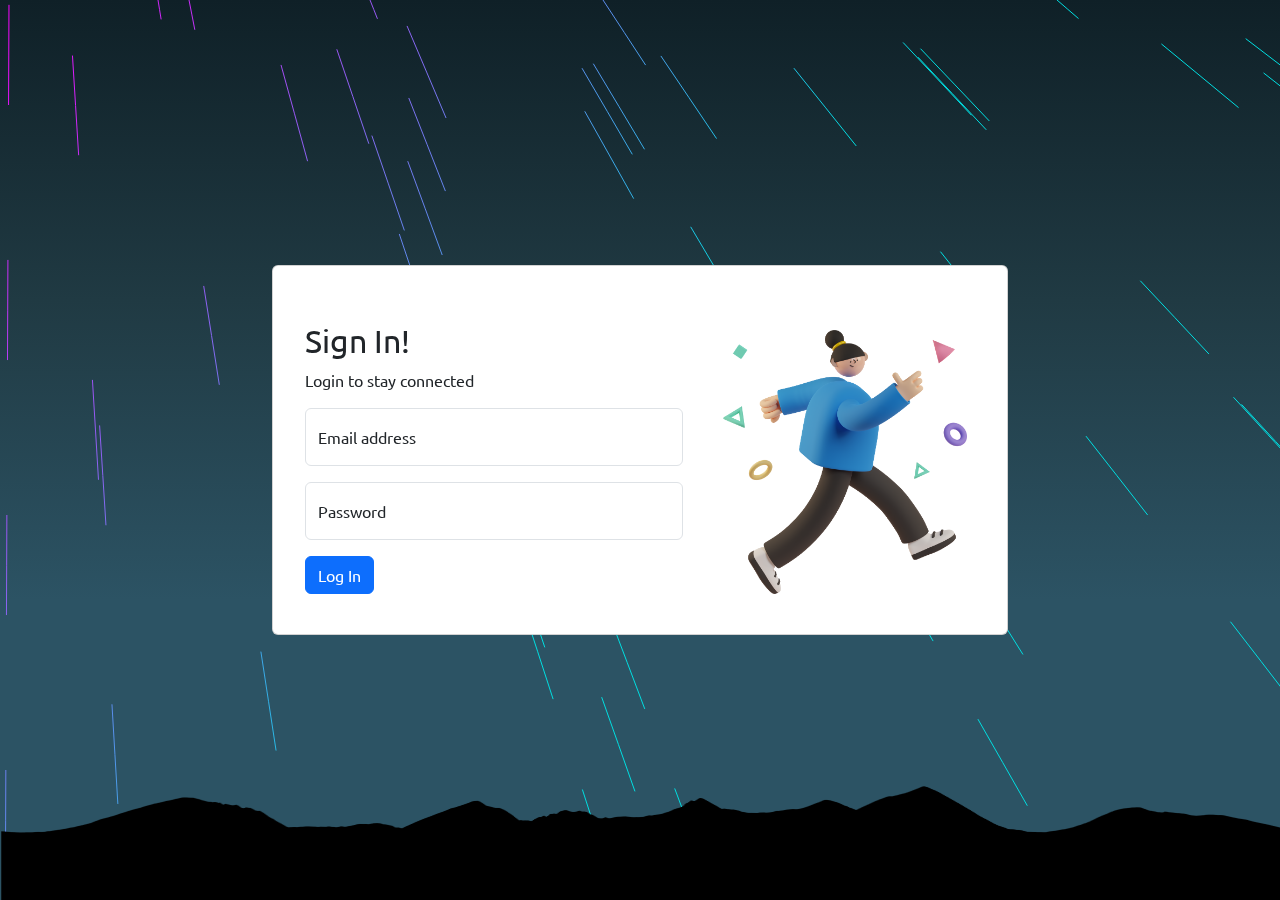
<file: index.html>
<!DOCTYPE html>
<html lang="en" data-bs-theme="">
<head>
    <meta charset="UTF-8">
    <meta name="viewport" content="width=device-width, initial-scale=1.0">
    <link rel="shortcut icon" href="images/favicon.ico" type="image/x-icon" />
    <link rel="stylesheet" href="resources/css/bootstrap.css">
    <link rel="stylesheet" href="resources/css/bootstrap.min.css">
    <link rel="stylesheet" href="assets/css/style.css">
    <title>HELEN CLASSIC - Sign In</title>
</head>
<body>
    <!-- Login -->
    <section id="hero">

        <canvas id="canvas"></canvas>
        <div class="wrapper">
            <div class="container">
                <div class="row align-items-center justify-content-center">
                    <div class="col-lg-8 ">
                        <div class="card pt-4">
                            <div class="card-body d-flex">
                                <div class="col-lg-7 col-md-12">
                                    <div class="p-3">
                                        <h2>Sign In!</h1>
                                        <p>Login to stay connected</p>
                                        <form action="" method="post">
                                            <div class="row">
                                                <div class="col-lg-12">
                                                    <div class="form-floating form-group mb-3">
                                                        <input type="email" class="form-control" id="floatingInput" placeholder="name@example.com">
                                                        <label for="floatingInput">Email address</label>
                                                      </div>
                                                </div>
                                                <div class="col-lg-12">
                                                    <div class="form-floating form-group mb-3">
                                                        <input type="password" class="form-control" id="floatingInput" placeholder="name@example.com">
                                                        <label for="floatingInput">Password</label>
                                                      </div>
                                                </div>
                                            </div>
                                                <a href="pages/dashboard.html" class="btn btn-primary">Log In</a>
                                        </form>
                                    </div>
                                </div>
                                <div class="col-lg-5 p-4 d-none d-lg-block">
                                    <img src="images/01.png" alt="login" class="img-fluid ">
                                </div>
                            </div>
                          </div>
                    </div>
                </div>
            </div>
        </div>
    </section>



    <!-- script JS -->
    <script src="resources/js/popper.js"></script>
    <script src="resources/js/bootstrap.min.js"></script>
    <script src="resources/js/starback.global.js"></script>
    <script>
    
        const starback = new Starback("#canvas", {
        width: document.body.clientWidth,
        height: document.body.clientHeight,
        type: 'line',
        speed: 5,
        frequency: 5,
        slope: { x: -1, y: 10 },
        directionX: 1,
        speed: 3,
        spread: -10,
        randomOpacity: true,
        backgroundColor: ['#0F2027', '#203A43', '#2C5364'],
        quantity: 30,
        });

        let mountain = new Image();
        mountain.src = 'images/mountain2.png';

        mountain.onload = () => {
        starback.addToFront((ctx) => {
            ctx.drawImage(
            mountain,
            0,
            0,
            mountain.width,
            mountain.height,
            0,
            canvas.height - mountain.height,
            canvas.width,
            mountain.height
            );
        });
        }
    
        
      </script>
    

</body>
</html>
</file>
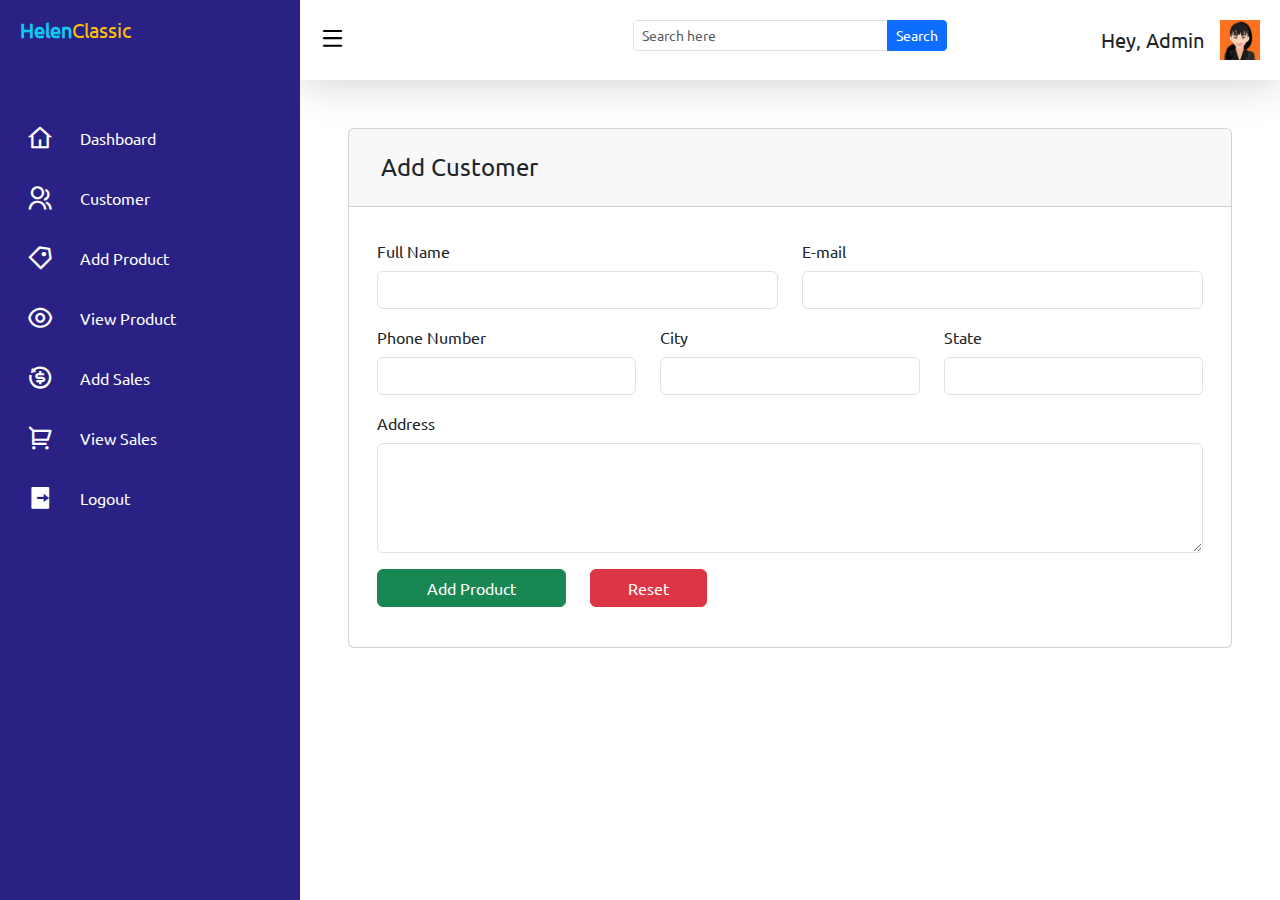
<file: pages/add_customer.html>
<!DOCTYPE html>
<html lang="en" data-bs-theme="">
<head>
    <meta charset="UTF-8">
    <meta name="viewport" content="width=device-width, initial-scale=1.0">
    <link rel="shortcut icon" href="../images/favicon.ico" type="image/x-icon" />
    <link rel="stylesheet" href="../resources/css/bootstrap.css">
    <link rel="stylesheet" href="../resources/css/bootstrap.min.css">
    <link rel="stylesheet" href="../resources/css/remixicon/remixicon.css">
    <link rel="stylesheet" href="../assets/css/style.css">
    <title>HELEN CLASSIC - Add Customer</title>
    
</head>
<body>

  <div class="main">
    
    <!-- =============== Navigation ================ -->
      <div class="sidebar">
  
       <!-- The logo and the name goes start here -->
       <ul>
        <li style="display: flex;">
          <a href="../pages/dashboard.html">
            <span class="h5 text-warning"><strong class="text-info">Helen</strong>Classic</span>
          </a>
        </li>
        <!-- The logo and the name goes end here -->
  
        <!-- Dashboard link -->
          <li>
            <a href="../pages/dashboard.html">
            <span class="icon">
              <i class="ri-home-4-line" ></i>
            </span>
            <span class="title">Dashboard</span>
          </a>
          </li>
        <!-- Dashboard link -->
        
        <!-- Customer link -->
        <li>
          <a href="../pages/customer.html">
            <span class="icon">
              <i class="ri-group-line"></i>
            </span>
            <span class="title">Customer</span> 
          </a>
        </li>

        <!-- Product link -->
        <li>
          <a href="../pages/add_product.html">
            <span class="icon">
              <i class="ri-price-tag-3-line"></i>
            </span>
            <span class="title">Add Product</span> 
          </a>
        </li>
        
        <li>
          <a href="../pages/view_product.html">
          <span class="icon">
            <i class="ri-eye-line"></i>
          </span>
          <span class="title">View Product</span> </a>
        </li>
            
        <!-- Product link -->
  
        <!-- Sales goes here -->
        <li>
          <a href="../pages/add_sale.html">
            <span class="icon">
              <i class="ri-refund-2-line"></i>
            </span>
            <span class="title">Add Sales</span> 
          </a>
        </li>

        <li>
          <a href="../pages/view_sales.html">
            <span class="icon">
              <i class="ri-shopping-cart-2-line"></i>
            </span>
            <span class="title">View Sales</span> 
          </a>
        </li>
         
        <li>
          <a href="../pages/logout.html">
            <span class="icon">
              <i class="ri-logout-box-r-fill" ></i>
            </span>
            <span class="title">Logout</span>
          </a>
        </li>
        <!-- Logout ends here -->
      
      </ul>
      
          
        
      </div>
    <!-- Navbar End here -->
  
    <!-- Main body start here -->
      <div class="main-body">
        <div class="container-fluid p-0 mb-5">

          <!-- Header  -->
          <div class="search d-flex justify-content-between">
            <!-- search box -->
            <div class="col">
              <span class="icon">
                <i class="ri-menu-line toggle"  style="font-size: 25px;"></i>
              </span>
            </div>
            <div class="search-box col-md-4">
              <form action="post">
                <div class="input-group input-group-sm">
                  <input type="text" class="form-control" aria-label="Sizing example input" aria-describedby="inputGroup-sizing-sm" placeholder="Search here">
                  <input type="submit" class="input-group-text btn btn-primary" id="inputGroup-sizing-sm" value="Search">
                </div> 
              </form>
              
            </div>
            <!-- search box -->

            <!-- User details -->
            <div class="user-details col-md-4 d-flex justify-content-end align-items-center">
              <h5 class="m-0 d-flex align-items-center">Hey, Admin</h5>
              <img src="../images/02.jpg" alt="user" width="40px" height="auto" class="ms-3">
            </div>
            <!-- User details -->
          </div>
          <!-- Header  -->
        </div>

        <div class="container-fluid px-5">
            <div class="card">
                <div class="card-header">
                    <p class="card-title h4 m-0 p-3">Add Customer</p>
                </div>

                <div class="card-body mt-3">
                    <form action="" method="post" class="row m-0 g-2 needs-validation" novalidate>
                
                            <div class="row p-0 m-0 mb-3">
                                    <div class="col-md-6">
                                      <label class="form-label mb-2" for="validationCustom01">Full Name</label>
                                      <input type="text" class="form-control" id="validationCustom01" required>
                                      <div class="invalid-feedback">
                                          Please check your input and input correct details.
                                        </div>
                                        <div class="valid-feedback">
                                          Looks good!
                                        </div>
                                    </div>
    
                                    <div class="col-md-6 ">
                                        <label class="form-label mb-2" for="validationCustom02">E-mail</label>
                                      <input type="email" class="form-control" id="validationCustom02" required>
                                      <div class="invalid-feedback">
                                          Please check your input and input correct details.
                                        </div>
                                        <div class="valid-feedback">
                                          Looks good!
                                        </div>
                                    </div>
                                    
                                
                            </div>
    
                            <div class="row p-0 m-0 mb-3">
                                <div class="col-md-4">
                                    <label class="form-label mb-2" for="validationCustom03">Phone Number</label>
                                  <input type="nummber" class="form-control" id="validationCustom03" required>
                                  <div class="invalid-feedback">
                                      Please check your input and input correct details.
                                    </div>
                                    <div class="valid-feedback">
                                      Looks good!
                                    </div>
                                </div>
    
                                <div class="col-md-4">
                                    <label class="form-label mb-2" for="validationCustom04">City</label>
                                  <input type="text" class="form-control" id="validationCustom04" required>
                                  <div class="invalid-feedback">
                                      Please check your input and input correct details.
                                    </div>
                                    <div class="valid-feedback">
                                      Looks good!
                                    </div>
                                </div>
    
                                <div class="col-md-4">
                                    <label class="form-label mb-2" for="validationCustom05">State</label>
                                  <input type="text" class="form-control" id="validationCustom05" required>
                                  <div class="invalid-feedback">
                                      Please check your input and input correct details.
                                    </div>
                                    <div class="valid-feedback">
                                      Looks good!
                                    </div>
                                </div>
                                
                            
                            </div>

                            <div class="row p-0 m-0 mb-3">
                            <div class="col">
                              <label class="form-label mb-2" for="validationCustom06">Address</label>
                              <textarea class="form-control" id="validationCustom06" rows="4" required></textarea>
                              <div class="invalid-feedback">
                                  Please check your input and input correct details.
                                </div>
                                <div class="valid-feedback">
                                  Looks good!
                                </div>
                            </div>
                            </div>
                              
                            <div class="row p-0 m-0 mb-3">
                              <div class="col-md-3 col-sm-6 mb-2">
                                <input type="submit" value="Add Product" name="addProduct" class="btn btn-success w-100">
                              </div>
                              <div class="col-md-2 col-sm-6 mb-2">
                                <input type="submit" value="Reset" name="addProduct" class="btn btn-danger w-100">
                              </div>
                            </div>
                        
                        
                </form>
                </div>
                
            </div>
            <div class="mt-4">
                
                   
                    
                </div>
            </div>
        </div>
      </div>

  <script src="../resources/js/jquery.js"></script>
  <script src="../resources/js/popper.js"></script>
  <script src="../resources/js/bootstrap.min.js"></script>
  <script src="../resources/js/chart.umd.js"></script>
  <script src="../resources/js/custom-chart.js"></script>
  <script src="../assets/js/script.js"></script>
  <script>
    
  </script>
 
</body>
</html>
</file>
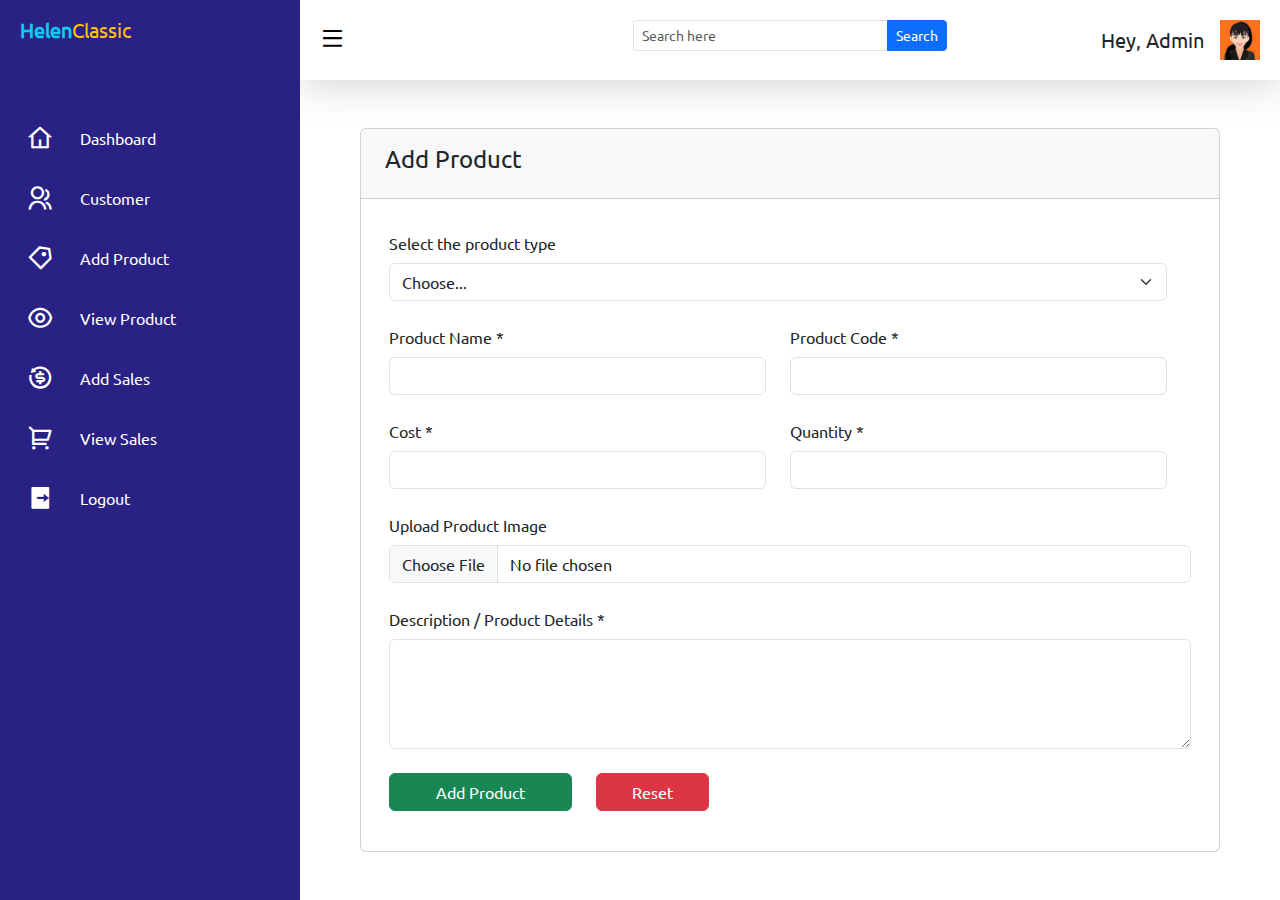
<file: pages/add_product.html>
<!DOCTYPE html>
<html lang="en" data-bs-theme="">
<head>
    <meta charset="UTF-8">
    <meta name="viewport" content="width=device-width, initial-scale=1.0">
    <link rel="shortcut icon" href="../images/favicon.ico" type="image/x-icon" />
    <link rel="stylesheet" href="../resources/css/bootstrap.css">
    <link rel="stylesheet" href="../resources/css/bootstrap.min.css">
    <link rel="stylesheet" href="../resources/css/remixicon/remixicon.css">
    <link rel="stylesheet" href="../assets/css/style.css">
    <title>HELEN CLASSIC - Add Product</title>
    
</head>
<body>

  <div class="main">
    
    <!-- =============== Navigation ================ -->
      <div class="sidebar">
  
       <!-- The logo and the name goes start here -->
       <ul>
        <li style="display: flex;">
          <a href="../pages/dashboard.html">
            <span class="h5 text-warning"><strong class="text-info">Helen</strong>Classic</span>
          </a>
        </li>
        <!-- The logo and the name goes end here -->
  
        <!-- Dashboard link -->
          <li>
            <a href="../pages/dashboard.html">
            <span class="icon">
              <i class="ri-home-4-line" ></i>
            </span>
            <span class="title">Dashboard</span>
          </a>
          </li>
        <!-- Dashboard link -->
        
        <!-- Customer link -->
        <li>
          <a href="../pages/customer.html">
            <span class="icon">
              <i class="ri-group-line"></i>
            </span>
            <span class="title">Customer</span> 
          </a>
        </li>

        <!-- Product link -->
        <li>
          <a href="../pages/add_product.html">
            <span class="icon">
              <i class="ri-price-tag-3-line"></i>
            </span>
            <span class="title">Add Product</span> 
          </a>
        </li>
        
        <li>
          <a href="../pages/view_product.html">
          <span class="icon">
            <i class="ri-eye-line"></i>
          </span>
          <span class="title">View Product</span> </a>
        </li>
            
        <!-- Product link -->
  
        <!-- Sales goes here -->
        <li>
          <a href="../pages/add_sale.html">
            <span class="icon">
              <i class="ri-refund-2-line"></i>
            </span>
            <span class="title">Add Sales</span> 
          </a>
        </li>

        <li>
          <a href="../pages/view_sales.html">
            <span class="icon">
              <i class="ri-shopping-cart-2-line"></i>
            </span>
            <span class="title">View Sales</span> 
          </a>
        </li>
         
        <li>
          <a href="../pages/logout.html">
            <span class="icon">
              <i class="ri-logout-box-r-fill" ></i>
            </span>
            <span class="title">Logout</span>
          </a>
        </li>
        <!-- Logout ends here -->
      
      </ul>
      
          
        
      </div>
    <!-- Navbar End here -->
  
    <!-- Main body start here -->
      <div class="main-body">
        <div class="container-fluid p-0">

          <!-- Header  -->
          <div class=" search  d-flex justify-content-between">
            <!-- search box -->
            <div class="col">
              <span class="icon">
                <i class="ri-menu-line toggle"  style="font-size: 25px;"></i>
              </span>
            </div>
            <div class="search-box col-md-4">
              <form action="post">
                <div class="input-group input-group-sm">
                  <input type="text" class="form-control" aria-label="Sizing example input" aria-describedby="inputGroup-sizing-sm" placeholder="Search here">
                  <input type="submit" class="input-group-text btn btn-primary" id="inputGroup-sizing-sm" value="Search">
                </div> 
              </form>
              
            </div>
            <!-- search box -->

            <!-- User details -->
            <div class="user-details col-md-4 d-flex justify-content-end align-items-center">
              <h5 class="m-0 d-flex align-items-center">Hey, Admin</h5>
              <img src="../images/02.jpg" alt="user" width="40px" height="auto" class="ms-3">
            </div>
            <!-- User details -->
          </div>
          <!-- Header  -->
        </div>

        <div class="container-fluid">
            <div class="card m-5">
                <div class="card-header">
                    <div class="header-title p-2">
                        <h4 class="card-title">Add Product</h4>
                    </div>
                </div>
                <div class="card-body mt-3">
                    <form action="" method="post" class="row m-0 g-2 needs-validation" novalidate>
                        <div class="row mb-3">
                          <div class="col mb-2">
                            <label for="validationCustom01" class="mb-2">Select the product type</label>
                            <select class="form-select" id="validationCustom01" required>
                              <option selected disabled value="">Choose...</option>
                              <option value="1">Bags</option>
                              <option value="2">Shoe</option>
                              <option value="3">Utensils</option>
                              <option value="3">Others</option>
                            </select>
                              <div class="invalid-feedback">
                                  Please check your input and input correct details.
                                </div>
                                <div class="valid-feedback">
                                  Looks good!
                                </div>
                            </div>

                        </div>

                        <div class="row mb-3">
                          <div class="col-md-6 mb-2">
                            <label class="form-label mb-2" for="validationCustom01">Product Name *</label>
                            <input type="text" class="form-control" id="validationCustom01" required>
                              <div class="invalid-feedback">
                                Please check your input and input correct details.
                              </div>
                              <div class="valid-feedback">
                                Looks good!
                              </div>
                          </div>

                          <div class="col-md-6 mb-2">
                            <label class="form-label mb-2" for="validationCustom01">Product Code *</label>
                            <input type="text" class="form-control" id="validationCustom01" required>
                              <div class="invalid-feedback">
                                Please check your input and input correct details.
                              </div>
                              <div class="valid-feedback">
                                Looks good!
                              </div>
                          </div>

                        </div>

                        <div class="row mb-3">
                          <div class="col-md-6 mb-2">
                            <label class="form-label mb-2" for="validationCustom01">Cost *</label>
                            <input type="number" class="form-control" id="validationCustom01" required>
                              <div class="invalid-feedback">
                                Please check your input and input correct details.
                              </div>
                              <div class="valid-feedback">
                                Looks good!
                              </div>
                          </div>

                          <div class="col-md-6 mb-2">
                            <label class="form-label mb-2" for="validationCustom01">Quantity *</label>
                            <input type="number" class="form-control" id="validationCustom01" required>
                              <div class="invalid-feedback">
                                Please check your input and input correct details.
                              </div>
                              <div class="valid-feedback">
                                Looks good!
                              </div>
                          </div>

                        </div>

                        <div class="row p-0 m-0 mb-3">
                          <div class="co mb-2">
                            <label class="form-label mb-2" for="inputGroupFile02">Upload Product Image</label>   
                            <input type="file" class="form-control" id="inputGroupFile02" required>
                          </div>
                        </div> 

                        <div class="row p-0 m-0 mb-3">
                          <div class="col mb-2">
                            <label class="form-label mb-2" for="validationCustom06">Description / Product Details *</label>
                            <textarea class="form-control" id="validationCustom06" rows="4" required></textarea>
                            <div class="invalid-feedback">
                                Please check your input and input correct details.
                              </div>
                              <div class="valid-feedback">
                                Looks good!
                              </div>
                          </div>
                        </div>

                                               
                        
                        <div class="row p-0 m-0 mb-3">
                          <div class="col-md-3 col-sm-6 mb-2">
                            <input type="submit" value="Add Product" name="addProduct" class="btn btn-success w-100">
                          </div>
                          <div class="col-md-2 col-sm-6 mb-2">
                            <input type="submit" value="Reset" name="addProduct" class="btn btn-danger w-100">
                          </div>
                        </div>

                      


                          
                    </form>
                    
                </div>
            </div>
        </div>
      </div>

  <script src="../resources/js/jquery.js"></script>
  <script src="../resources/js/popper.js"></script>
  <script src="../resources/js/bootstrap.min.js"></script>
  <script src="../resources/js/chart.umd.js"></script>
  <script src="../resources/js/custom-chart.js"></script>
  <script src="../assets/js/script.js"></script>
  <script>
    
  </script>
 
</body>
</html>
</file>
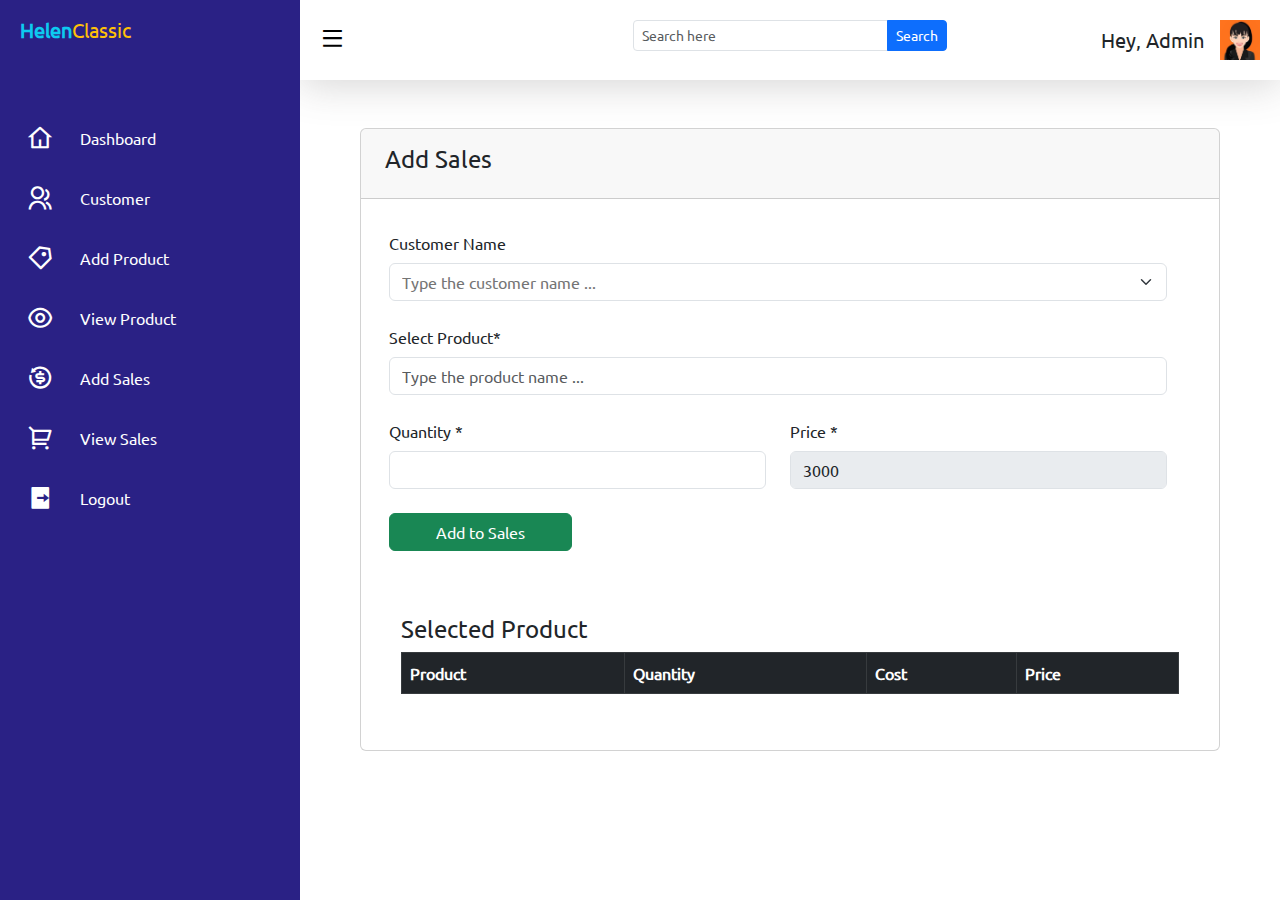
<file: pages/add_sale.html>
<!DOCTYPE html>
<html lang="en" data-bs-theme="">
<head>
    <meta charset="UTF-8">
    <meta name="viewport" content="width=device-width, initial-scale=1.0">
    <link rel="shortcut icon" href="../images/favicon.ico" type="image/x-icon" />
    <link rel="stylesheet" href="../resources/css/bootstrap.css">
    <link rel="stylesheet" href="../resources/css/bootstrap.min.css">
    <link rel="stylesheet" href="../resources/css/remixicon/remixicon.css">
    <link rel="stylesheet" href="../assets/css/style.css">
    <title>HELEN CLASSIC - Add Sales</title>
    
</head>
<body>

  <div class="main">
    
    <!-- =============== Navigation ================ -->
      <div class="sidebar">
  
       <!-- The logo and the name goes start here -->
       <ul>
        <li style="display: flex;">
          <a href="../pages/dashboard.html">
            <span class="h5 text-warning"><strong class="text-info">Helen</strong>Classic</span>
          </a>
        </li>
        <!-- The logo and the name goes end here -->
  
        <!-- Dashboard link -->
          <li>
            <a href="../pages/dashboard.html">
            <span class="icon">
              <i class="ri-home-4-line" ></i>
            </span>
            <span class="title">Dashboard</span>
          </a>
          </li>
        <!-- Dashboard link -->
        
        <!-- Customer link -->
        <li>
          <a href="../pages/customer.html">
            <span class="icon">
              <i class="ri-group-line"></i>
            </span>
            <span class="title">Customer</span> 
          </a>
        </li>

        <!-- Product link -->
        <li>
          <a href="../pages/add_product.html">
            <span class="icon">
              <i class="ri-price-tag-3-line"></i>
            </span>
            <span class="title">Add Product</span> 
          </a>
        </li>
        
        <li>
          <a href="../pages/view_product.html">
          <span class="icon">
            <i class="ri-eye-line"></i>
          </span>
          <span class="title">View Product</span> </a>
        </li>
            
        <!-- Product link -->
  
        <!-- Sales goes here -->
        <li>
          <a href="../pages/add_sale.html">
            <span class="icon">
              <i class="ri-refund-2-line"></i>
            </span>
            <span class="title">Add Sales</span> 
          </a>
        </li>

        <li>
          <a href="../pages/view_sales.html">
            <span class="icon">
              <i class="ri-shopping-cart-2-line"></i>
            </span>
            <span class="title">View Sales</span> 
          </a>
        </li>
         
        <li>
          <a href="../pages/logout.html">
            <span class="icon">
              <i class="ri-logout-box-r-fill" ></i>
            </span>
            <span class="title">Logout</span>
          </a>
        </li>
        <!-- Logout ends here -->
      
      </ul>
      
          
        
      </div>
    <!-- Navbar End here -->
  
    <!-- Main body start here -->
      <div class="main-body">
        <div class="container-fluid p-0">

          <!-- Header  -->
          <div class=" search  d-flex justify-content-between">
            <!-- search box -->
            <div class="col">
              <span class="icon">
                <i class="ri-menu-line toggle"  style="font-size: 25px;"></i>
              </span>
            </div>
            <div class="search-box col-md-4">
              <form action="post">
                <div class="input-group input-group-sm">
                  <input type="text" class="form-control" aria-label="Sizing example input" aria-describedby="inputGroup-sizing-sm" placeholder="Search here">
                  <input type="submit" class="input-group-text btn btn-primary" id="inputGroup-sizing-sm" value="Search">
                </div> 
              </form>
              
            </div>
            <!-- search box -->

            <!-- User details -->
            <div class="user-details col-md-4 d-flex justify-content-end align-items-center">
              <h5 class="m-0 d-flex align-items-center">Hey, Admin</h5>
              <img src="../images/02.jpg" alt="user" width="40px" height="auto" class="ms-3">
            </div>
            <!-- User details -->
          </div>
          <!-- Header  -->
        </div>

        <div class="container-fluid">
            <div class="card m-5">
                <div class="card-header">
                    <div class="header-title p-2">
                        <h4 class="card-title">Add Sales</h4>
                    </div>
                </div>
                <div class="card-body mt-3">
                    <form action="" method="post" class="row m-0 g-2 needs-validation" novalidate>
                        <div class="row mb-3">
                          <div class="col mb-2">
                            <label for="customername" class="mb-2 form-label">Customer Name</label>
                            <input class="form-select" list="op_customer_name" id="customername" placeholder="Type the customer name ..." autocomplete="off" required>
                              <datalist id="op_customer_name">  
                                <option value="Yusuf">
                                <option value="Ayo">
                              </datalist>
                              <div class="invalid-feedback">
                                  Please check your input and input correct details.
                                </div>
                                <div class="valid-feedback">
                                  Looks good!
                                </div>
                            </div>

                        </div>

                        <div class="row mb-3">
                          <div class="col mb-2">
                            <label class="form-label mb-2" for="select_product">Select Product*</label>
                            <input type="text" list="op_product_name" class="form-control" id="select_product" placeholder="Type the product name ..." autocomplete="off" required>
                              <datalist id="op_product_name">  
                                <option value="G0C300 - Gucci Bag">
                                <option value="WR-12 - Wrist Watch">
                              </datalist>
                              <div class="invalid-feedback">
                                Please check your input and input correct details.
                              </div>
                              <div class="valid-feedback">
                                Looks good!
                              </div>
                          </div>
                        </div>

                        <div class="row mb-3">
                          <div class="col-md-6 mb-2">
                            <label class="form-label mb-2" for="sales_quantity">Quantity *</label>
                            <input type="number" class="form-control" id="sales_quantity" required>
                              <div class="invalid-feedback">
                                Please check your input and input correct details.
                              </div>
                              <div class="valid-feedback">
                                Looks good!
                              </div>
                          </div>

                          <div class="col-md-6 mb-2">
                            <label class="form-label mb-2" for="sales_price">Price *</label>
                            <input type="number" class="form-control" id="sales_price" value="3000" disabled>
                          </div>
                        </div>

                        <div class="row p-0 m-0 mb-3">
                          <div class="col-md-3 col-sm-6 mb-2">
                            <button type="button" onclick="addToSales()" class="btn btn-success w-100">Add to Sales </button>
                          </div>
                          <div class="col-md-3 col-sm-6 mb-2">
                            <!-- <input type="submit" value="Add Product" name="addProduct" class="btn btn-success w-100"> -->
                          </div>
                        </div>

                      <div class="p-4 mt-3">
                        <h4 class="card-title">Selected Product</h4>
                        <table id="salesTable" class="table table-hover table-bordered">
                          <thead class="table-dark">
                              <tr>
                                  <th>Product</th>
                                  <th>Quantity</th>
                                  <th>Cost</th>
                                  <th>Price</th>
                              </tr>
                          </thead>
                          <tbody id="salesTableBody">
                              <!-- Display selected products here -->
                          </tbody>
                      </table>
                      </div>


                          
                    </form>
                    
                </div>
            </div>
        </div>
      </div>

  <script src="../resources/js/jquery.js"></script>
  <script src="../resources/js/popper.js"></script>
  <script src="../resources/js/bootstrap.min.js"></script>
  <script src="../resources/js/chart.umd.js"></script>
  <script src="../resources/js/custom-chart.js"></script>
  <script src="../assets/js/script.js"></script>
  <script>
    
  </script>
 
</body>
</html>
</file>
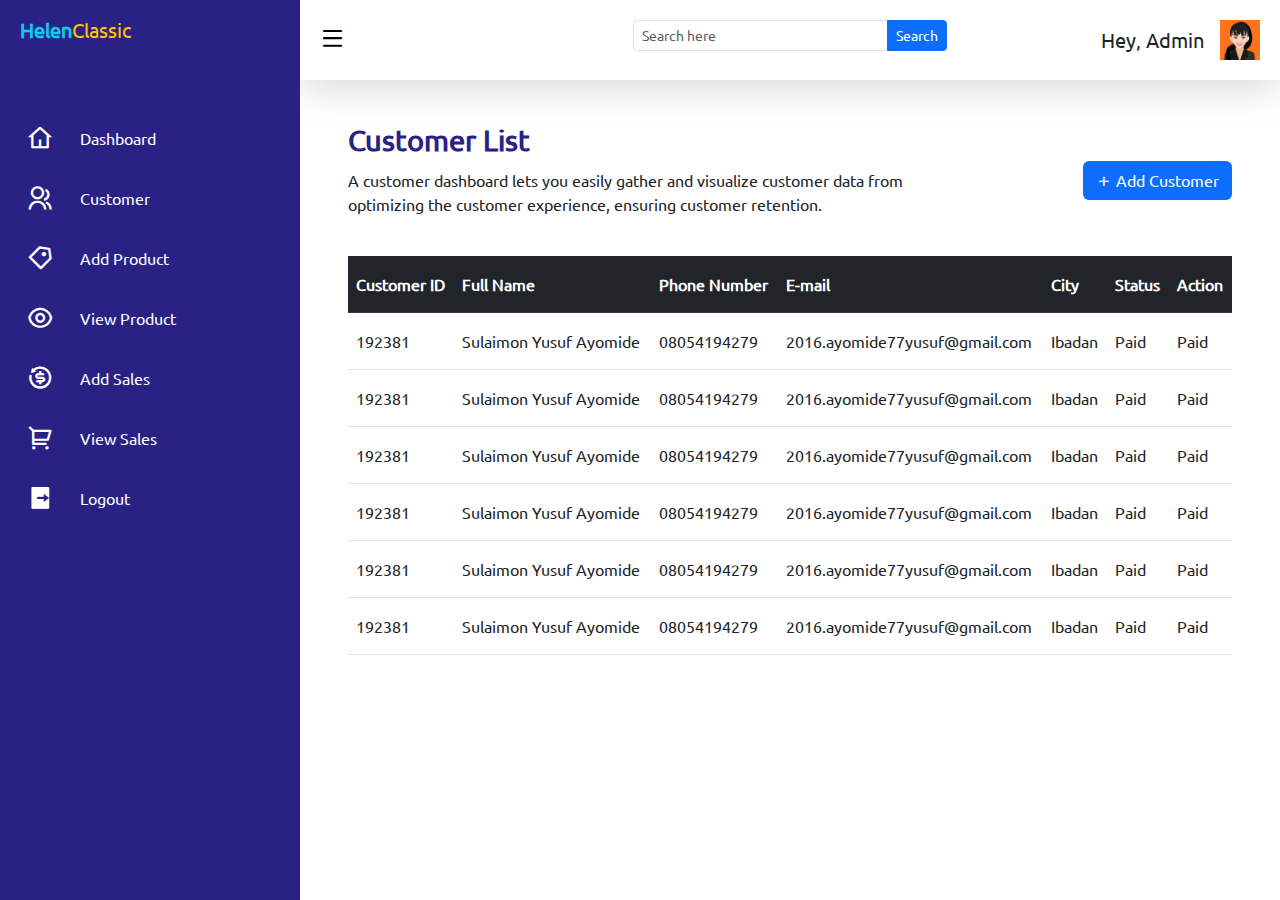
<file: pages/customer.html>
<!DOCTYPE html>
<html lang="en" data-bs-theme="">
<head>
    <meta charset="UTF-8">
    <meta name="viewport" content="width=device-width, initial-scale=1.0">
    <link rel="shortcut icon" href="../images/favicon.ico" type="image/x-icon" />
    <link rel="stylesheet" href="../resources/css/bootstrap.css">
    <link rel="stylesheet" href="../resources/css/bootstrap.min.css">
    <link rel="stylesheet" href="../resources/css/remixicon/remixicon.css">
    <link rel="stylesheet" href="../assets/css/style.css">
    <title>HELEN CLASSIC - Customer</title>
    
</head>
<body>

  <div class="main">
    
    <!-- =============== Navigation ================ -->
      <div class="sidebar">
  
       <!-- The logo and the name goes start here -->
       <ul>
        <li style="display: flex;">
          <a href="../pages/dashboard.html">
            <span class="h5 text-warning"><strong class="text-info">Helen</strong>Classic</span>
          </a>
        </li>
        <!-- The logo and the name goes end here -->
  
        <!-- Dashboard link -->
          <li>
            <a href="../pages/dashboard.html">
            <span class="icon">
              <i class="ri-home-4-line" ></i>
            </span>
            <span class="title">Dashboard</span>
          </a>
          </li>
        <!-- Dashboard link -->
        
        <!-- Customer link -->
        <li>
          <a href="../pages/customer.html">
            <span class="icon">
              <i class="ri-group-line"></i>
            </span>
            <span class="title">Customer</span> 
          </a>
        </li>

        <!-- Product link -->
        <li>
          <a href="../pages/add_product.html">
            <span class="icon">
              <i class="ri-price-tag-3-line"></i>
            </span>
            <span class="title">Add Product</span> 
          </a>
        </li>
        
        <li>
          <a href="../pages/view_product.html">
          <span class="icon">
            <i class="ri-eye-line"></i>
          </span>
          <span class="title">View Product</span> </a>
        </li>
            
        <!-- Product link -->
  
        <!-- Sales goes here -->
        <li>
          <a href="../pages/add_sale.html">
            <span class="icon">
              <i class="ri-refund-2-line"></i>
            </span>
            <span class="title">Add Sales</span> 
          </a>
        </li>

        <li>
          <a href="../pages/view_sales.html">
            <span class="icon">
              <i class="ri-shopping-cart-2-line"></i>
            </span>
            <span class="title">View Sales</span> 
          </a>
        </li>
         
        <li>
          <a href="../pages/logout.html">
            <span class="icon">
              <i class="ri-logout-box-r-fill" ></i>
            </span>
            <span class="title">Logout</span>
          </a>
        </li>
        <!-- Logout ends here -->
      
      </ul>
      
          
        
      </div>
    <!-- Navbar End here -->
  
    <!-- Main body start here -->
      <div class="main-body">
        <div class="container-fluid p-0 mb-5">

          <!-- Header  -->
          <div class="search d-flex justify-content-between">
            <!-- search box -->
            <div class="col">
              <span class="icon">
                <i class="ri-menu-line toggle"  style="font-size: 25px;"></i>
              </span>
            </div>
            <div class="search-box col-md-4">
              <form action="post">
                <div class="input-group input-group-sm">
                  <input type="text" class="form-control" aria-label="Sizing example input" aria-describedby="inputGroup-sizing-sm" placeholder="Search here">
                  <input type="submit" class="input-group-text btn btn-primary" id="inputGroup-sizing-sm" value="Search">
                </div> 
              </form>
              
            </div>
            <!-- search box -->

            <!-- User details -->
            <div class="user-details col-md-4 d-flex justify-content-end align-items-center">
              <h5 class="m-0 d-flex align-items-center">Hey, Admin</h5>
              <img src="../images/02.jpg" alt="user" width="40px" height="auto" class="ms-3">
            </div>
            <!-- User details -->
          </div>
          <!-- Header  -->
        </div>

        <div class="container-fluid px-5">
            <div class="row">
                <div class="col-8">
                    <p class="heading">Customer List</p>
                    <p class="paragraph">A customer dashboard lets you easily gather and visualize customer data from optimizing
                        the customer experience, ensuring customer retention.</p>
                </div>
                <div class="col-4 d-flex align-items-center justify-content-end">
                    <a href="add_customer.html" class="btn bg-primary text-white">
                        <i class="ri-add-line"></i>
                        Add Customer</a>
                </div>
            </div>
            <div class="mt-4">
                <table class="table  table-hover  ">
                    <thead class="table-dark ">
                        <tr>
                            <th class="py-3">Customer ID</th>
                            <th class="py-3">Full Name</th>
                            <th class="py-3">Phone Number</th>
                            <th class="py-3">E-mail</th>
                            <th class="py-3">City</th>
                            <th class="py-3">Status</th>
                            <th class="py-3">Action</th>
                        </tr>
                    </thead>
                    <tbody>
                        <tr>
                            <td class="py-3">192381</td>
                            <td class="py-3">Sulaimon Yusuf Ayomide</td>
                            <td class="py-3">08054194279</td>
                            <td class="py-3">2016.ayomide77yusuf@gmail.com</td>
                            <td class="py-3">Ibadan</td>
                            <td class="py-3">Paid</td>
                            <td class="py-3">Paid</td>
                        </tr>
                        <tr>
                            <td class="py-3">192381</td>
                            <td class="py-3">Sulaimon Yusuf Ayomide</td>
                            <td class="py-3">08054194279</td>
                            <td class="py-3">2016.ayomide77yusuf@gmail.com</td>
                            <td class="py-3">Ibadan</td>
                            <td class="py-3">Paid</td>
                            <td class="py-3">Paid</td>
                        </tr>
                        <tr>
                            <td class="py-3">192381</td>
                            <td class="py-3">Sulaimon Yusuf Ayomide</td>
                            <td class="py-3">08054194279</td>
                            <td class="py-3">2016.ayomide77yusuf@gmail.com</td>
                            <td class="py-3">Ibadan</td>
                            <td class="py-3">Paid</td>
                            <td class="py-3">Paid</td>
                        </tr>
                        <tr>
                            <td class="py-3">192381</td>
                            <td class="py-3">Sulaimon Yusuf Ayomide</td>
                            <td class="py-3">08054194279</td>
                            <td class="py-3">2016.ayomide77yusuf@gmail.com</td>
                            <td class="py-3">Ibadan</td>
                            <td class="py-3">Paid</td>
                            <td class="py-3">Paid</td>
                        </tr>
                        <tr>
                            <td class="py-3">192381</td>
                            <td class="py-3">Sulaimon Yusuf Ayomide</td>
                            <td class="py-3">08054194279</td>
                            <td class="py-3">2016.ayomide77yusuf@gmail.com</td>
                            <td class="py-3">Ibadan</td>
                            <td class="py-3">Paid</td>
                            <td class="py-3">Paid</td>
                        </tr>
                        <tr>
                            <td class="py-3">192381</td>
                            <td class="py-3">Sulaimon Yusuf Ayomide</td>
                            <td class="py-3">08054194279</td>
                            <td class="py-3">2016.ayomide77yusuf@gmail.com</td>
                            <td class="py-3">Ibadan</td>
                            <td class="py-3">Paid</td>
                            <td class="py-3">Paid</td>
                        </tr>                        
                    </tbody>
                </table>
                   
                    
                </div>
            </div>
        </div>
      </div>

  <script src="../resources/js/jquery.js"></script>
  <script src="../resources/js/popper.js"></script>
  <script src="../resources/js/bootstrap.min.js"></script>
  <script src="../resources/js/chart.umd.js"></script>
  <script src="../resources/js/custom-chart.js"></script>
  <script src="../assets/js/script.js"></script>
  <script>
    
  </script>
 
</body>
</html>
</file>
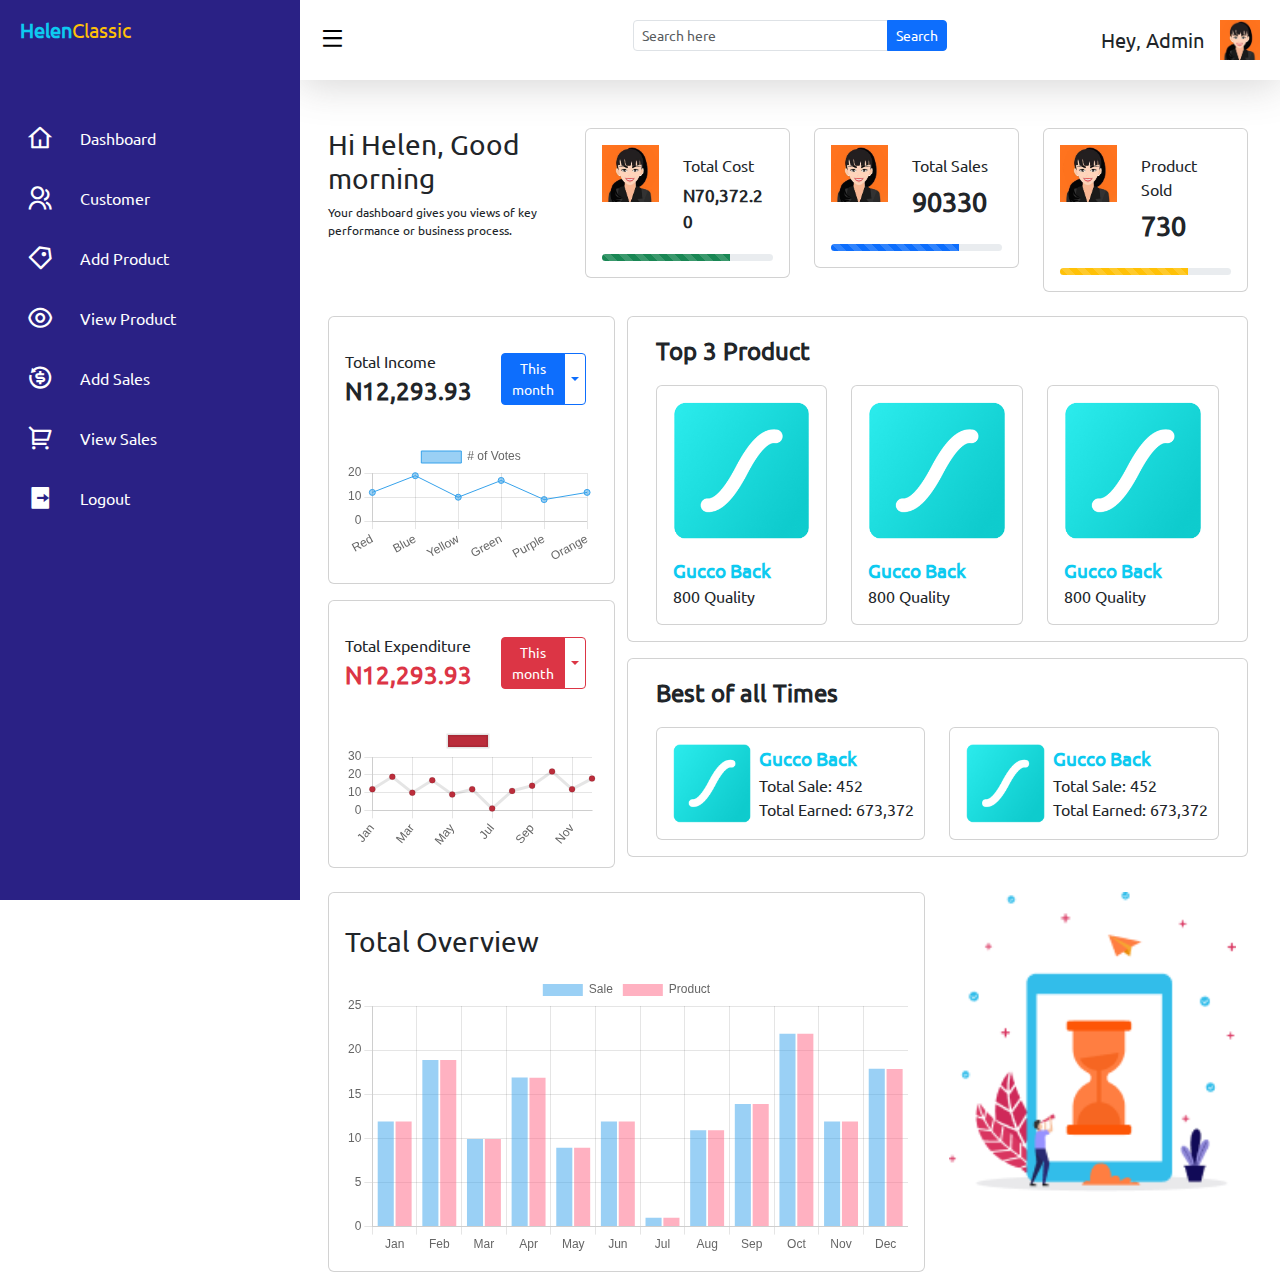
<file: pages/dashboard.html>
<!DOCTYPE html>
<html lang="en" data-bs-theme="">
<head>
    <meta charset="UTF-8">
    <meta name="viewport" content="width=device-width, initial-scale=1.0">
    <link rel="shortcut icon" href="../images/favicon.ico" type="image/x-icon" />
    <link rel="stylesheet" href="../resources/css/bootstrap.css">
    <link rel="stylesheet" href="../resources/css/bootstrap.min.css">
    <link rel="stylesheet" href="../resources/css/remixicon/remixicon.css">
    <link rel="stylesheet" href="../assets/css/style.css">
    <title>HELEN CLASSIC - Dashboard</title>
    
</head>
<body>

  <div class="main">
    
    <!-- =============== Navigation ================ -->
      <div class="sidebar">
  
       <!-- The logo and the name goes start here -->
       <ul>
        <li style="display: flex;">
          <a href="../pages/dashboard.html">
            <span class="h5 text-warning"><strong class="text-info">Helen</strong>Classic</span>
          </a>
        </li>
        <!-- The logo and the name goes end here -->
  
        <!-- Dashboard link -->
          <li>
            <a href="../pages/dashboard.html">
            <span class="icon">
              <i class="ri-home-4-line" ></i>
            </span>
            <span class="title">Dashboard</span>
          </a>
          </li>
        <!-- Dashboard link -->
        
        <!-- Customer link -->
        <li>
          <a href="../pages/customer.html">
            <span class="icon">
              <i class="ri-group-line"></i>
            </span>
            <span class="title">Customer</span> 
          </a>
        </li>

        <!-- Product link -->
        <li>
          <a href="../pages/add_product.html">
            <span class="icon">
              <i class="ri-price-tag-3-line"></i>
            </span>
            <span class="title">Add Product</span> 
          </a>
        </li>
        
        <li>
          <a href="../pages/view_product.html">
          <span class="icon">
            <i class="ri-eye-line"></i>
          </span>
          <span class="title">View Product</span> </a>
        </li>
            
        <!-- Product link -->
  
        <!-- Sales goes here -->
        <li>
          <a href="../pages/add_sale.html">
            <span class="icon">
              <i class="ri-refund-2-line"></i>
            </span>
            <span class="title">Add Sales</span> 
          </a>
        </li>

        <li>
          <a href="../pages/view_sales.html">
            <span class="icon">
              <i class="ri-shopping-cart-2-line"></i>
            </span>
            <span class="title">View Sales</span> 
          </a>
        </li>
         
        <li>
          <a href="../pages/logout.html">
            <span class="icon">
              <i class="ri-logout-box-r-fill" ></i>
            </span>
            <span class="title">Logout</span>
          </a>
        </li>
        <!-- Logout ends here -->
      
      </ul>
      
          
        
      </div>
    <!-- Navbar End here -->
  
    <!-- Main body start here -->
      <div class="main-body">
        <div class="container-fluid p-0">

          <!-- Header  -->
          <div class=" search  d-flex justify-content-between">
            <!-- search box -->
            <div class="col">
              <span class="icon">
                <i class="ri-menu-line toggle"  style="font-size: 25px;"></i>
              </span>
            </div>
            <div class="search-box col-md-4">
              <form action="post">
                <div class="input-group input-group-sm">
                  <input type="text" class="form-control" aria-label="Sizing example input" aria-describedby="inputGroup-sizing-sm" placeholder="Search here">
                  <input type="submit" class="input-group-text btn btn-primary" id="inputGroup-sizing-sm" value="Search">
                </div> 
              </form>
              
            </div>
            <!-- search box -->

            <!-- User details -->
            <div class="user-details col-md-4 d-flex justify-content-end align-items-center">
              <h5 class="m-0 d-flex align-items-center">Hey, Admin</h5>
              <img src="../images/02.jpg" alt="user" width="40px" height="auto" class="ms-3">
            </div>
            <!-- User details -->
          </div>
          <!-- Header  -->
        </div>


        <!-- Main content -->
        <div class="container-fluid pt-4">
          <div class="row pt-4 mx-1 d-flex ">

            <!-- User greeting -->
            <div class="col-md-3">
              <h3>Hi Helen, Good morning</h2>
              <p style="font-size: 12px;">Your dashboard gives you views of key performance or business process.</p>
            </div>
            <!-- User greeting -->
  
            <!-- Total Summary Section -->
            <div class="ms-2 col-md-9 d-flex justify-content-end row">
  
              <!-- Total Cost  -->
              <div class="col-md-4">
                <div class="card">
                  <div class="card-body ">
                    <div class="row ">
                      <div class="col-5">
                        <img src="../images/02.jpg" alt="total sales" class="img-fluid">
                      </div>
                      <div class="col-7 ">
                        <p class="total-heading pt-2">Total Cost</p>
                        <div class="a">
                          <p class="total-sub sub">N70,372.20</p>
                        </div>
                      </div>
                    </div>
  
                    <!-- progress bar -->
                    <div class="progress mt-3" role="progressbar" aria-label="Animated striped example" aria-valuenow="75" aria-valuemin="0" aria-valuemax="100" style="height: 7px;">
                      <div class="progress-bar progress-bar-striped progress-bar-animated bg-success" style="width: 75%;"></div>
                    </div>
                    <!-- progress bar -->
                  </div>
                </div>
              </div>
              <!-- Total Cost  -->
  
              <!-- Total sales -->
              <div class="col-md-4">
                <div class="card">
                  <div class="card-body">
                    <div class="row">
                      <div class="col-5">
                        <img src="../images/02.jpg" alt="total sales" class="img-fluid">
                      </div>
                      <div class="col-7">
                        <p class="total-heading pt-2">Total Sales</p>
                        <p class="total-sub">90330</p>
                      </div>
                    </div>
  
                    <!-- progress bar -->
                    <div class="progress mt-3" role="progressbar" aria-label="Animated striped example" aria-valuenow="75" aria-valuemin="0" aria-valuemax="100" style="height: 7px;">
                      <div class="progress-bar progress-bar-striped progress-bar-animated" style="width: 75%;"></div>
                    </div>
                    <!-- progress bar -->
                  </div>
                </div>
              </div>
              <!-- Total sales -->
              
              <!--Product Sold  -->
              <div class="col-md-4">
                <div class="card">
                  <div class="card-body">
                    <div class="row">
                      <div class="col-5">
                        <img src="../images/02.jpg" alt="total sales" class="img-fluid">
                      </div>
                      <div class="col-7">
                        <p class="total-heading pt-2">Product Sold</p>
                        <p class="total-sub">730</p>
                      </div>
                    </div>
  
                    <!-- progress bar -->
                    <div class="progress mt-3" role="progressbar" aria-label="Animated striped example" aria-valuenow="75" aria-valuemin="0" aria-valuemax="100" style="height: 7px;">
                      <div class="progress-bar progress-bar-striped progress-bar-animated bg-warning" style="width: 75%;"></div>
                    </div>
                    <!-- progress bar -->
                  </div>
                </div>
              </div>
              <!--Product Sold  -->
  
            </div>
            <!-- Total Summary Section end here-->

          </div>


            <!-- Chart section -->
            <div class="row d-flex mx-1 pe-3 mt-4">
                  
                  <div class="col-md-4">
                     <!-- total income -->
                    <div class="card">
                      <div class="card-body">
                        <div class="row col-12 mb-3">
                            <div class="col-8 align-items-center mt-3">
                              <p class="total-heading">Total Income</p>
                              <p class="thick"><strong>N12,293.93 </strong></p>
                            </div>
                            <div class="col-4 d-flex align-items-center m-0 p-0">
                              <div class="btn-group">
                                <button type="button" class="btn btn-primary btn-sm" data-bs-toggle="dropdown" aria-expanded="false">This month</button>
                                <button type="button" class="btn btn-outline-primary dropdown-toggle dropdown-toggle-split btn-sm" data-bs-toggle="dropdown" aria-expanded="false">
                                  <span class="visually-hidden">Toggle Dropdown</span>
                                </button>
                                <ul class="dropdown-menu">
                                  <li><a class="dropdown-item" href="#">Last Month</a></li>
                                  <li><a class="dropdown-item" href="#">This Year</a></li>
                                  <li><a class="dropdown-item" href="#">Total</a></li>
                                </ul>
                              </div>
                            </div>
                          
                        </div>
                        <canvas id="myChart"></canvas>
                        
                        </div>
                      </div>
                      <!-- total income end here -->

                      <!-- total expenses -->
                      <div class="card mt-3">
                        <div class="card-body">
                          <div class="row col-12 mb-3">
                              <div class="col-8 align-items-center mt-3">
                                <p class="total-heading">Total Expenditure</p>
                                <p class="thick text-danger"><strong>N12,293.93 </strong></p>
                              </div>
                              <div class="col-4 d-flex align-items-center m-0 p-0">
                                <div class="btn-group">
                                  <button type="button" class="btn btn-danger btn-sm" data-bs-toggle="dropdown" aria-expanded="false">This month</button>
                                  <button type="button" class="btn btn-outline-danger dropdown-toggle dropdown-toggle-split btn-sm" data-bs-toggle="dropdown" aria-expanded="false">
                                    <span class="visually-hidden">Toggle Dropdown</span>
                                  </button>
                                  <ul class="dropdown-menu">
                                    <li><a class="dropdown-item" href="#">Last Month</a></li>
                                    <li><a class="dropdown-item" href="#">This Year</a></li>
                                    <li><a class="dropdown-item" href="#">Total</a></li>
                                  </ul>
                                </div>
                              </div>
                            
                          </div>
                          <canvas id="myChart2"></canvas>
                          
                          </div>
                        </div>
                        <!-- total expenses -->
                  </div>
                  
                  <div class="col-md-8">
                    <div class="row">
                      <!-- Top 3 product -->
                      <div class="card">
                        <div class="card-body">
                          <p class="thick" style="font-weight: 700;">Top 3 Product</p>
  
                          <div class="row d-flex">
  
                            <!-- Top product 1 -->
                            <div class="col-4">
                              <div class="card">
                                <div class="card-body">
                                  <img src="../images/05.png" alt="Product 1" class="img-fluid mb-3">
                                  <p class="product-text m-0">Gucco Back</p>
                                  <p class="p-0 m-0">800 Quality </p>
                                </div>
                              </div>
                            </div>
                            <!-- Top product 1 end-->
  
                            <!-- Top product 1 -->
                          <div class="col-4">
                            <div class="card">
                              <div class="card-body">
                                <img src="../images/05.png" alt="Product 1" class="img-fluid mb-3">
                                <p class="product-text m-0">Gucco Back</p>
                                <p class="p-0 m-0">800 Quality </p>
                              </div>
                            </div>
                          </div>
                          <!-- Top product 1 end-->
                          <!-- Top product 1 -->
                          <div class="col-4">
                            <div class="card">
                              <div class="card-body">
                                <img src="../images/05.png" alt="Product 1" class="img-fluid mb-3">
                                <p class="product-text m-0">Gucco Back</p>
                                <p class="p-0 m-0">800 Quality </p>
                              </div>
                            </div>
                          </div>
                          <!-- Top product 1 end-->
                          </div>
  
                        </div>
                      </div>
                      <!-- Top 3 product ends here -->

                      <!-- Best product start here -->
                      <div class="card mt-3">
                        <div class="card-body">
                          <p class="thick" style="font-weight: 700;">Best of all Times</p>
  
                          <div class="row d-flex">
  
                            <!-- Best product 1 -->
                            <div class="col-sm-6">
                              <div class="card">
                                <div class="card-body d-flex pb-0">
                                  <img src="../images/05.png" alt="Product 1" class="img-fluid mb-3 col-4" > 
                                  <div class="col-8 ms-2">
                                    <p class="product-text m-0">Gucco Back</p>
                                    <p class="p-0 m-0">Total Sale: 452 </p>
                                    <p class="p-0 m-0">Total Earned: 673,372 </p>
                                  </div>
                                </div>
                              </div>
                            </div>
                            <!-- Best product 1 end-->
                            
                             <!-- Best product 2 -->
                             <div class="col-sm-6 ">
                              <div class="card">
                                <div class="card-body d-flex pb-0">
                                  <img src="../images/05.png" alt="Product 1" class="img-fluid mb-3 col-4" > 
                                  <div class="col-8 ms-2">
                                    <p class="product-text m-0">Gucco Back</p>
                                    <p class="p-0 m-0">Total Sale: 452 </p>
                                    <p class="p-0 m-0">Total Earned: 673,372 </p>
                                  </div>
                                </div>
                              </div>
                            </div>
                            <!-- Best product 2 end-->
                          
  
                        </div>
                      </div>
                    </div>
                    <!-- Best product start here -->
                  </div>
                </div>

              

              <!-- </div> -->

            
            <!-- Chart section end here-->


          </div>

          <div class="row d-flex mx-1 pe-3 mt-4">
            <div class="col-md-8">
              <div class="card ">
                <div class="card-body">
                  <div class="row col-12 mb-3">
                      <div class="col-8 align-items-center mt-3">
                        <h3 class="total-heading">Total Overview</h3>
                      </div>
                      
                    
                  </div>
                  <canvas id="myChart3"></canvas>
                  
                  </div>
                </div>
                
            </div>
            <div class="col-4 ">
              <div class="row">
                <img src="../images/side-bkg.png" alt="image" class="img-fluid">
            </div>
          </div>
          

        </div>
        <!-- Main content end-->
      </div>
    <!-- Main body end here -->

  </div>

  </div>

  <script src="../resources/js/jquery.js"></script>
  <script src="../resources/js/popper.js"></script>
  <script src="../resources/js/bootstrap.min.js"></script>
  <script src="../resources/js/chart.umd.js"></script>
  <script src="../resources/js/custom-chart.js"></script>
  <script src="../assets/js/script.js"></script>
  
 
</body>
</html>
</file>
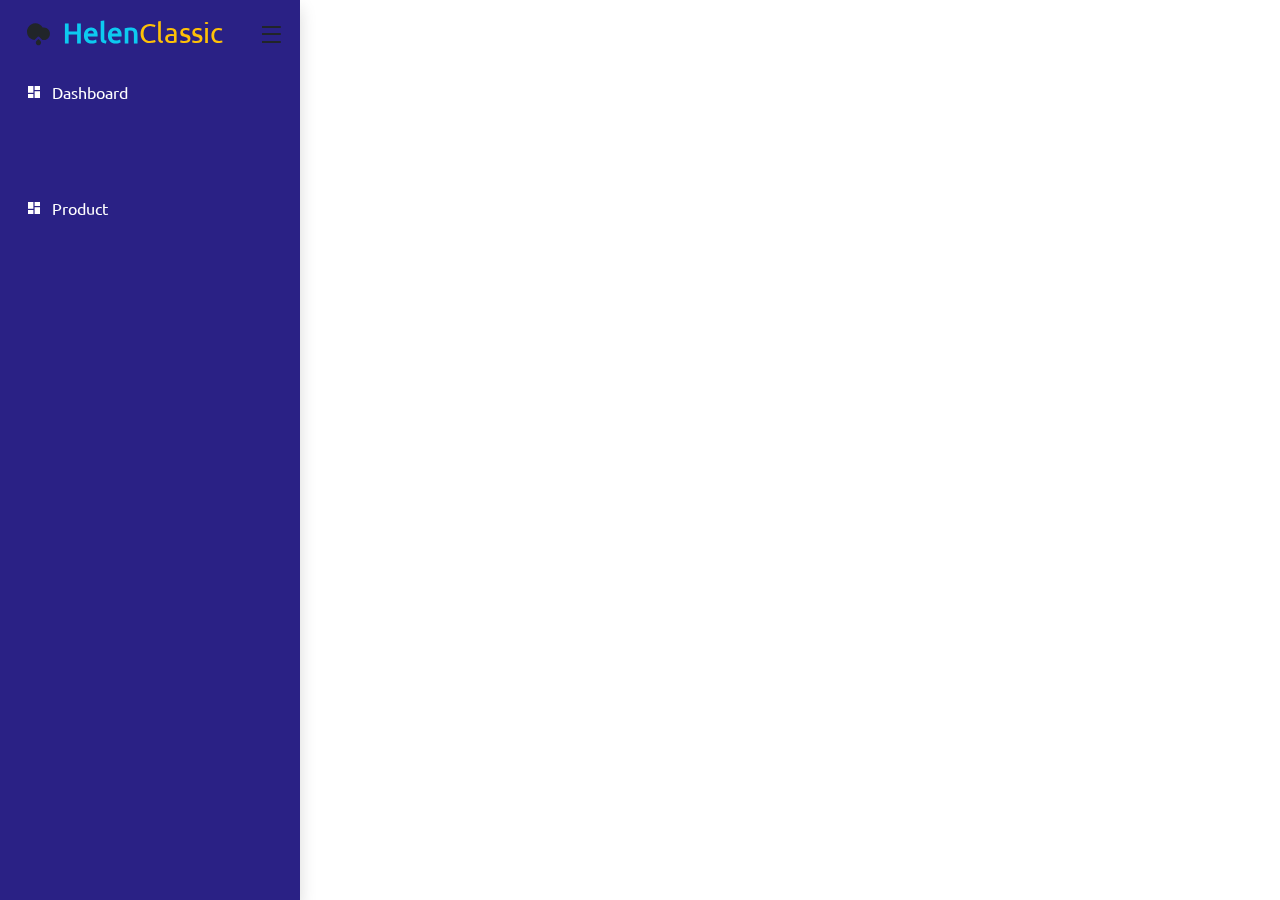
<file: pages/product.html>
<!DOCTYPE html>
<html lang="en" data-bs-theme="">
<head>
    <meta charset="UTF-8">
    <meta name="viewport" content="width=device-width, initial-scale=1.0">
    <link rel="shortcut icon" href="../images/favicon.ico" type="image/x-icon" />
    <link rel="stylesheet" href="../resources/css/bootstrap.css">
    <link rel="stylesheet" href="../resources/css/bootstrap.min.css">
    <link rel="stylesheet" href="../resources/css/remixicon/remixicon.css">
    <link rel="stylesheet" href="../assets/css/style.css">
    <title>HELEN CLASSIC - Dashboard</title>
    
</head>
<body>

  <!-- Navbar Begins -->
    <div class="sidebar shadow flex-shrink-1 p-3 ">

      <!-- The logo and the name goes start here -->
      <div class="sidebar-header d-flex justify-content-between">
        <div class="logo-name">
          <i class="ri-rainy-fill me-2" style="font-size: 25px;"></i>
          <span class="h3 text-warning"><strong class="text-info">Helen</strong>Classic</span>
        </div>
        <i class="ri-menu-line"  style="font-size: 25px;"></i>
      </div>
      <!-- The logo and the name goes end here -->

      <div class="sidebar-content">
        <div class="sidebar-menu">
          <nav class="navbar">
            <ul class="navbar-nav w-100">
              <li class="nav-item ">
                <a href="../pages/dashboard.html" class="nav-link" >
                  <i class="ri-dashboard-fill" ></i>
                  <span class="nav-text">Dashboard</span>
                </a>
              </li>

              <li class="nav-item ">
                <a href="../pages/dashboard.html" class="nav-link" >
                  <i class="ri-dashboard-fill" ></i>
                  <span class="nav-text">Product</span>
                </a>
              </li>
            </ul>
          </nav>
        </div>
      </div>
    </div>
  <!-- Navbar End here -->

    <script src="../resources/js/popper.js"></script>
    <script src="../resources/js/bootstrap.min.js"></script>
</body>
</html>
</file>
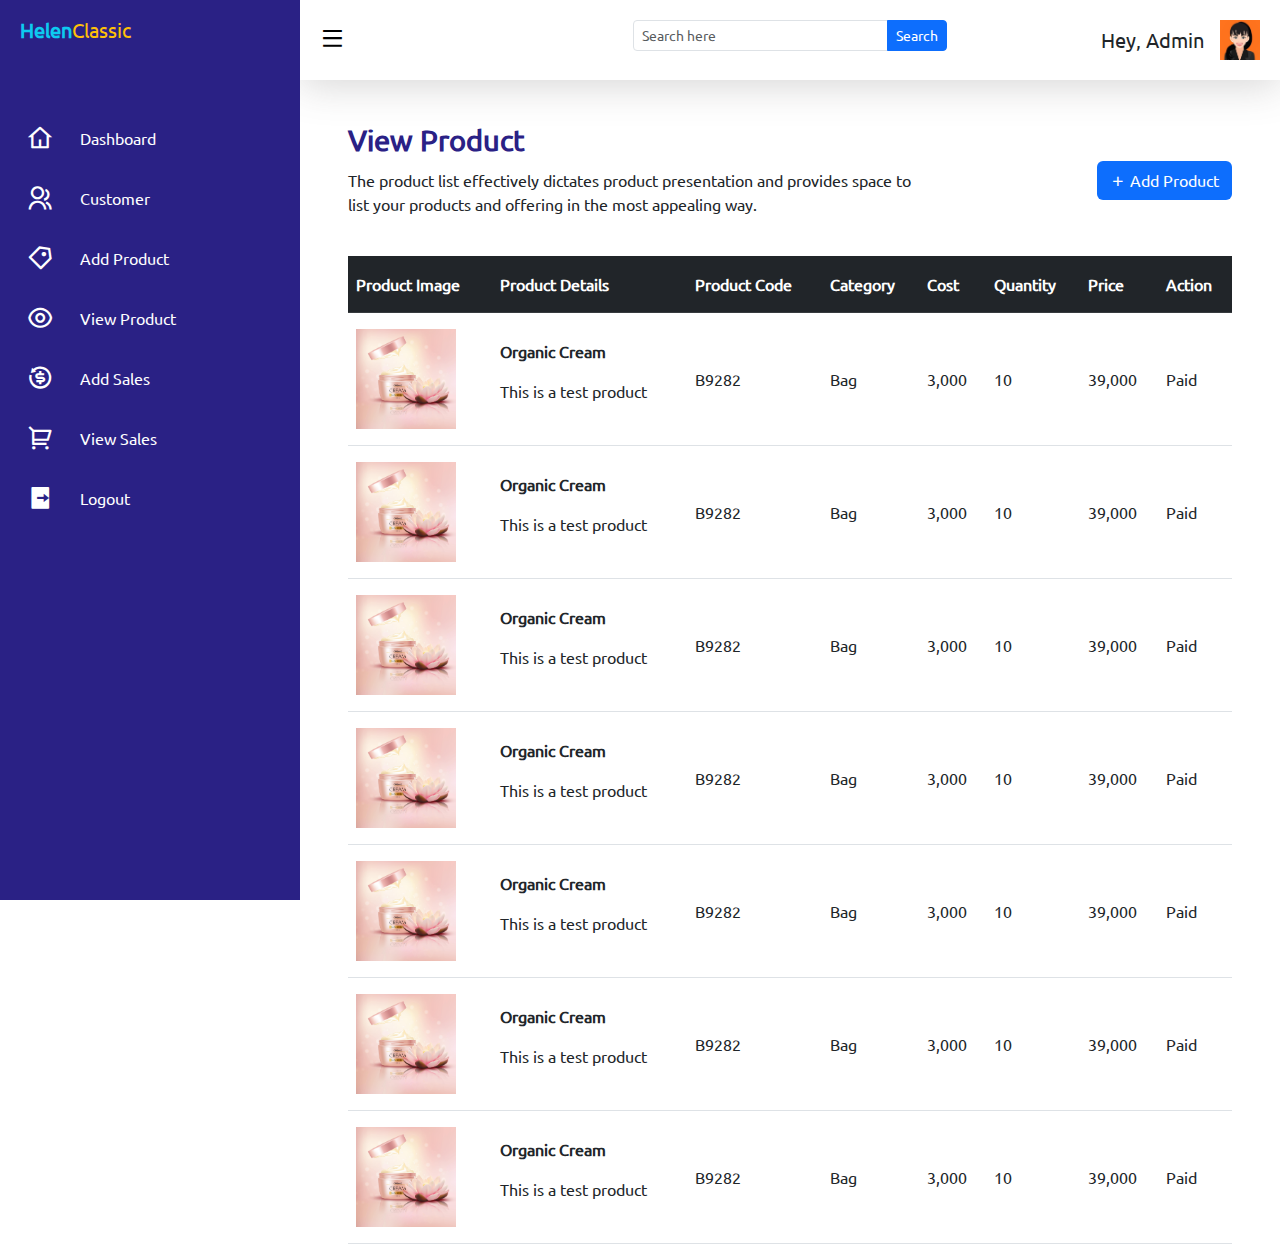
<file: pages/view_product.html>
<!DOCTYPE html>
<html lang="en" data-bs-theme="">
<head>
    <meta charset="UTF-8">
    <meta name="viewport" content="width=device-width, initial-scale=1.0">
    <link rel="shortcut icon" href="../images/favicon.ico" type="image/x-icon" />
    <link rel="stylesheet" href="../resources/css/bootstrap.css">
    <link rel="stylesheet" href="../resources/css/bootstrap.min.css">
    <link rel="stylesheet" href="../resources/css/remixicon/remixicon.css">
    <link rel="stylesheet" href="../assets/css/style.css">
    <title>HELEN CLASSIC - View Product</title>
    
</head>
<body>

  <div class="main">
    
    <!-- =============== Navigation ================ -->
      <div class="sidebar">
  
       <!-- The logo and the name goes start here -->
       <ul>
        <li style="display: flex;">
          <a href="../pages/dashboard.html">
            <span class="h5 text-warning"><strong class="text-info">Helen</strong>Classic</span>
          </a>
        </li>
        <!-- The logo and the name goes end here -->
  
        <!-- Dashboard link -->
          <li>
            <a href="../pages/dashboard.html">
            <span class="icon">
              <i class="ri-home-4-line" ></i>
            </span>
            <span class="title">Dashboard</span>
          </a>
          </li>
        <!-- Dashboard link -->
        
        <!-- Customer link -->
        <li>
          <a href="../pages/customer.html">
            <span class="icon">
              <i class="ri-group-line"></i>
            </span>
            <span class="title">Customer</span> 
          </a>
        </li>

        <!-- Product link -->
        <li>
          <a href="../pages/add_product.html">
            <span class="icon">
              <i class="ri-price-tag-3-line"></i>
            </span>
            <span class="title">Add Product</span> 
          </a>
        </li>
        
        <li>
          <a href="../pages/view_product.html">
          <span class="icon">
            <i class="ri-eye-line"></i>
          </span>
          <span class="title">View Product</span> </a>
        </li>
            
        <!-- Product link -->
  
        <!-- Sales goes here -->
        <li>
          <a href="../pages/add_sale.html">
            <span class="icon">
              <i class="ri-refund-2-line"></i>
            </span>
            <span class="title">Add Sales</span> 
          </a>
        </li>

        <li>
          <a href="../pages/view_sales.html">
            <span class="icon">
              <i class="ri-shopping-cart-2-line"></i>
            </span>
            <span class="title">View Sales</span> 
          </a>
        </li>
         
        <li>
          <a href="../pages/logout.html">
            <span class="icon">
              <i class="ri-logout-box-r-fill" ></i>
            </span>
            <span class="title">Logout</span>
          </a>
        </li>
        <!-- Logout ends here -->
      
      </ul>
      
          
        
      </div>
    <!-- Navbar End here -->
  
    <!-- Main body start here -->
      <div class="main-body">
        <div class="container-fluid p-0 mb-5">

          <!-- Header  -->
          <div class="search d-flex justify-content-between">
            <!-- search box -->
            <div class="col">
              <span class="icon">
                <i class="ri-menu-line toggle"  style="font-size: 25px;"></i>
              </span>
            </div>
            <div class="search-box col-md-4">
              <form action="post">
                <div class="input-group input-group-sm">
                  <input type="text" class="form-control" aria-label="Sizing example input" aria-describedby="inputGroup-sizing-sm" placeholder="Search here">
                  <input type="submit" class="input-group-text btn btn-primary" id="inputGroup-sizing-sm" value="Search">
                </div> 
              </form>
              
            </div>
            <!-- search box -->

            <!-- User details -->
            <div class="user-details col-md-4 d-flex justify-content-end align-items-center">
              <h5 class="m-0 d-flex align-items-center">Hey, Admin</h5>
              <img src="../images/02.jpg" alt="user" width="40px" height="auto" class="ms-3">
            </div>
            <!-- User details -->
          </div>
          <!-- Header  -->
        </div>

        <div class="container-fluid px-5">
            <div class="row">
                <div class="col-8">
                    <p class="heading">View Product</p>
                    <p class="paragraph">The product list effectively dictates product presentation and provides space
                        to list your products and offering in the most appealing way.</p>
                </div>
                <div class="col-4 d-flex align-items-center justify-content-end">
                    <a href="add_product.html" class="btn bg-primary text-white">
                        <i class="ri-add-line"></i>
                        Add Product</a>
                </div>
            </div>
            <div class="mt-4">
                <table class="table a">
                    <thead class="table-dark">
                        <tr>
                            <th class="py-3">Product Image</th>
                            <th class="py-3">Product Details</th>
                            <th class="py-3">Product Code</th>
                            <th class="py-3">Category</th>
                            <th class="py-3">Cost</th>
                            <th class="py-3">Quantity</th>
                            <th class="py-3">Price</th>
                            <th class="py-3">Action</th>
                        </tr>
                    </thead>
                    <tbody>
                        <tr>
                            <td class="align-items-centers py-3">
                                        <img src="../images/product/01.jpg" alt="Organic Cream" class="img-" height="100" width="100">
                            </td>
                            <td class="py-3">
                                <div class="cl">
                                    <p class="product-heading fw-bold">Organic Cream</p>
                                    <p class="product-heading">This is a test product</p>
                                </div>
                            </td>
                            <td class="py-3">B9282</td>
                            <td class="align-items-centers py-3">Bag</td>
                            <td class="py-3">3,000</td>
                            <td class="py-3">10</td>
                            <td class="py-3">39,000</td>
                            <td class="py-3">Paid</td>
                        </tr>

                        <tr>
                            <td class="align-items-centers py-3">
                                        <img src="../images/product/01.jpg" alt="Organic Cream" class="img-" height="100" width="100">
                            </td>
                            <td class="py-3">
                                <div class="cl">
                                    <p class="product-heading fw-bold">Organic Cream</p>
                                    <p class="product-heading">This is a test product</p>
                                </div>
                            </td>
                            <td class="py-3">B9282</td>
                            <td class="align-items-centers py-3">Bag</td>
                            <td class="py-3">3,000</td>
                            <td class="py-3">10</td>
                            <td class="py-3">39,000</td>
                            <td class="py-3">Paid</td>
                        </tr>

                        <tr>
                            <td class="align-items-centers py-3">
                                        <img src="../images/product/01.jpg" alt="Organic Cream" class="img-" height="100" width="100">
                            </td>
                            <td class="py-3">
                                <div class="cl">
                                    <p class="product-heading fw-bold">Organic Cream</p>
                                    <p class="product-heading">This is a test product</p>
                                </div>
                            </td>
                            <td class="py-3">B9282</td>
                            <td class="align-items-centers py-3">Bag</td>
                            <td class="py-3">3,000</td>
                            <td class="py-3">10</td>
                            <td class="py-3">39,000</td>
                            <td class="py-3">Paid</td>
                        </tr>

                        <tr>
                            <td class="align-items-centers py-3">
                                        <img src="../images/product/01.jpg" alt="Organic Cream" class="img-" height="100" width="100">
                            </td>
                            <td class="py-3">
                                <div class="cl">
                                    <p class="product-heading fw-bold">Organic Cream</p>
                                    <p class="product-heading">This is a test product</p>
                                </div>
                            </td>
                            <td class="py-3">B9282</td>
                            <td class="align-items-centers py-3">Bag</td>
                            <td class="py-3">3,000</td>
                            <td class="py-3">10</td>
                            <td class="py-3">39,000</td>
                            <td class="py-3">Paid</td>
                        </tr>

                        <tr>
                            <td class="align-items-centers py-3">
                                        <img src="../images/product/01.jpg" alt="Organic Cream" class="img-" height="100" width="100">
                            </td>
                            <td class="py-3">
                                <div class="cl">
                                    <p class="product-heading fw-bold">Organic Cream</p>
                                    <p class="product-heading">This is a test product</p>
                                </div>
                            </td>
                            <td class="py-3">B9282</td>
                            <td class="align-items-centers py-3">Bag</td>
                            <td class="py-3">3,000</td>
                            <td class="py-3">10</td>
                            <td class="py-3">39,000</td>
                            <td class="py-3">Paid</td>
                        </tr>

                        <tr>
                            <td class="align-items-centers py-3">
                                        <img src="../images/product/01.jpg" alt="Organic Cream" class="img-" height="100" width="100">
                            </td>
                            <td class="py-3">
                                <div class="cl">
                                    <p class="product-heading fw-bold">Organic Cream</p>
                                    <p class="product-heading">This is a test product</p>
                                </div>
                            </td>
                            <td class="py-3">B9282</td>
                            <td class="align-items-centers py-3">Bag</td>
                            <td class="py-3">3,000</td>
                            <td class="py-3">10</td>
                            <td class="py-3">39,000</td>
                            <td class="py-3">Paid</td>
                        </tr>

                        <tr>
                            <td class="align-items-centers py-3">
                                        <img src="../images/product/01.jpg" alt="Organic Cream" class="img-" height="100" width="100">
                            </td>
                            <td class="py-3">
                                <div class="cl">
                                    <p class="product-heading fw-bold">Organic Cream</p>
                                    <p class="product-heading">This is a test product</p>
                                </div>
                            </td>
                            <td class="py-3">B9282</td>
                            <td class="align-items-centers py-3">Bag</td>
                            <td class="py-3">3,000</td>
                            <td class="py-3">10</td>
                            <td class="py-3">39,000</td>
                            <td class="py-3">Paid</td>
                        </tr>
                    </tbody>
                </table>
                   
                    
                </div>
            </div>
        </div>
      </div>

  <script src="../resources/js/jquery.js"></script>
  <script src="../resources/js/popper.js"></script>
  <script src="../resources/js/bootstrap.min.js"></script>
  <script src="../resources/js/chart.umd.js"></script>
  <script src="../resources/js/custom-chart.js"></script>
  <script src="../assets/js/script.js"></script>
  <script>
    
  </script>
 
</body>
</html>
</file>
<file: assets/css/style.css>
@font-face {
    font-family: 'Ubuntu';
    src: url(../../resources/fonts/Ubuntu-Regular.ttf) format('truetype');
    font-weight: normal;
    font-style: normal;
}
* {
    font-family: "Ubuntu", sans-serif;
    margin: 0;
    padding: 0;
    box-sizing: border-box;
}

body {
    /* min-width: 100%; */
    min-height: 100vh;
    /* overflow-x: hidden; */
}

.main{
    position: relative;
    width: 100%;
}


#hero {
    width: 100%;
    height: 100vh;
}
canvas {
    -webkit-transform: translate3d(0, 0, 0);
    -moz-transform: translate3d(0, 0, 0);
    transform: translate3d(0, 0, 0);
    z-index: -2;
}
#canvas {
    position: fixed;
    inset: 0;
    width: 100%;
    height: 100%;
}


.wrapper {
    height: 100vh;
    display: flex;
    align-items: center;
}

.sidebar{
    position: fixed;
    height: 100vh;
    width: 300px;
    background-color: #2a2185;
    border-left: 10px solid #2a2185;
    overflow-x: hidden;
    z-index: 9;
}

.sidebar.active {
    position: fixed;
    width: 80px;
    height: 100vh;
    overflow-x: hidden;
    z-index: 9;
}

.sidebar ul{
    position: absolute;
    top: 0;
    left: 0;
    width: 100%;
    margin: 0;
    padding: 0;
}

.sidebar ul li {
    position: relative;
    width: 100%;
    list-style: none;
    border-top-left-radius: 30px;
    border-bottom-left-radius: 30px;
}

.sidebar ul li:hover, 
.sidebar ul li.hovered {
    background-color: #fff;
}

.sidebar ul li:nth-child(1) {
    margin-bottom: 40px;
    pointer-events: none;
  }

.sidebar ul li a {
    position: relative;
    display: block;
    width: 100%;
    display: flex;
    align-items: center;
    text-decoration: none;
    color: #fff;
  }

.sidebar ul li:hover a, 
.sidebar ul li.hovered a {
    color: #2a2185;
}

.sidebar ul li a .icon {
    position: relative;
    display: block;
    min-width: 60px;
    height: 60px;
    line-height: 60px;
    text-align: center;
}

.sidebar ul li a .icon i {
    font-size: 1.65rem;
}

.sidebar ul li a span {
    position: relative;
    display: block;
    padding: 0 10px;
    min-height: 60px;
    line-height: 60px;
    text-align: start;
    white-space: nowrap;
    /* font-size: 1.2rem; */
}


/* --------- curve outside ---------- */
.sidebar ul li:hover a::before,
.sidebar ul li.hovered a::before {
  content: "";
  position: absolute;
  right: 0;
  top: -50px;
  width: 50px;
  height: 50px;
  background-color: transparent;
  border-radius: 50%;
  box-shadow: 35px 35px 0 10px #fff;
  pointer-events: none;
}
.sidebar ul li:hover a::after,
.sidebar ul li.hovered a::after {
  content: "";
  position: absolute;
  right: 0;
  bottom: -50px;
  width: 50px;
  height: 50px;
  background-color: transparent;
  border-radius: 50%;
  box-shadow: 35px -35px 0 10px #fff;
  pointer-events: none;
}


.toggle {
    cursor: pointer;
    color: #000;
  }



/* main body  dashboard*/
.main-body {
    position: absolute;
    left: 300px;
    right: 0;
    top: 0;
    min-height: 100vh;
    overflow: auto;
    /* max-width: 100%; */
    
}

.main-body.active{
    position: absolute;
    left: 80px;
    right: 0;
    top: 0;
    min-height: 100vh;
    overflow: auto;
}

.search{
    padding: 20px;
    box-shadow: 0 5px 40px 0px rgba(88, 84, 84, 0.245);
    
}

.user-details h5 {
    margin: 0;  
    padding: 0;
}

/**************************** Table Style ****************************/
table td {
    padding-top: 2rem;
    padding-bottom: 2rem;
}

/**************************** Text Style ****************************/
paragraph{
    font-size: 1rem;
}

.heading {
    font-weight: 700;
    font-size: 1.8em;
    line-height: 1.5rem;
    color: #2a2185;
    display: inline-block;
    
}

/* .heading::after{
    content: "";
    background-color: #aa5a18ac;
    max-width: 80%;
    margin: 15px auto 0 auto;
    padding: 1px;
    display: block;
} */
.body-text {
    font-size: 1.8rem;
    font-weight: 700;
    line-height: 1.0;
    margin-bottom: 10px;
}

.total-heading, .total-sub {
    margin: 0;
    padding: 0;
}

.total-sub {
    font-weight: 600;
    font-size: 170%;
    padding: 5px 0;
}

.sub{
    font-size: calc(1.78rem - 0.89vw);
}

.thick {
    font-size: 150%;
}

.product-text{
    font-size: 1.2rem;
    font-weight: 800;
    color: #0dcaf0;
}

table td {
    vertical-align: middle;
}
</file>
